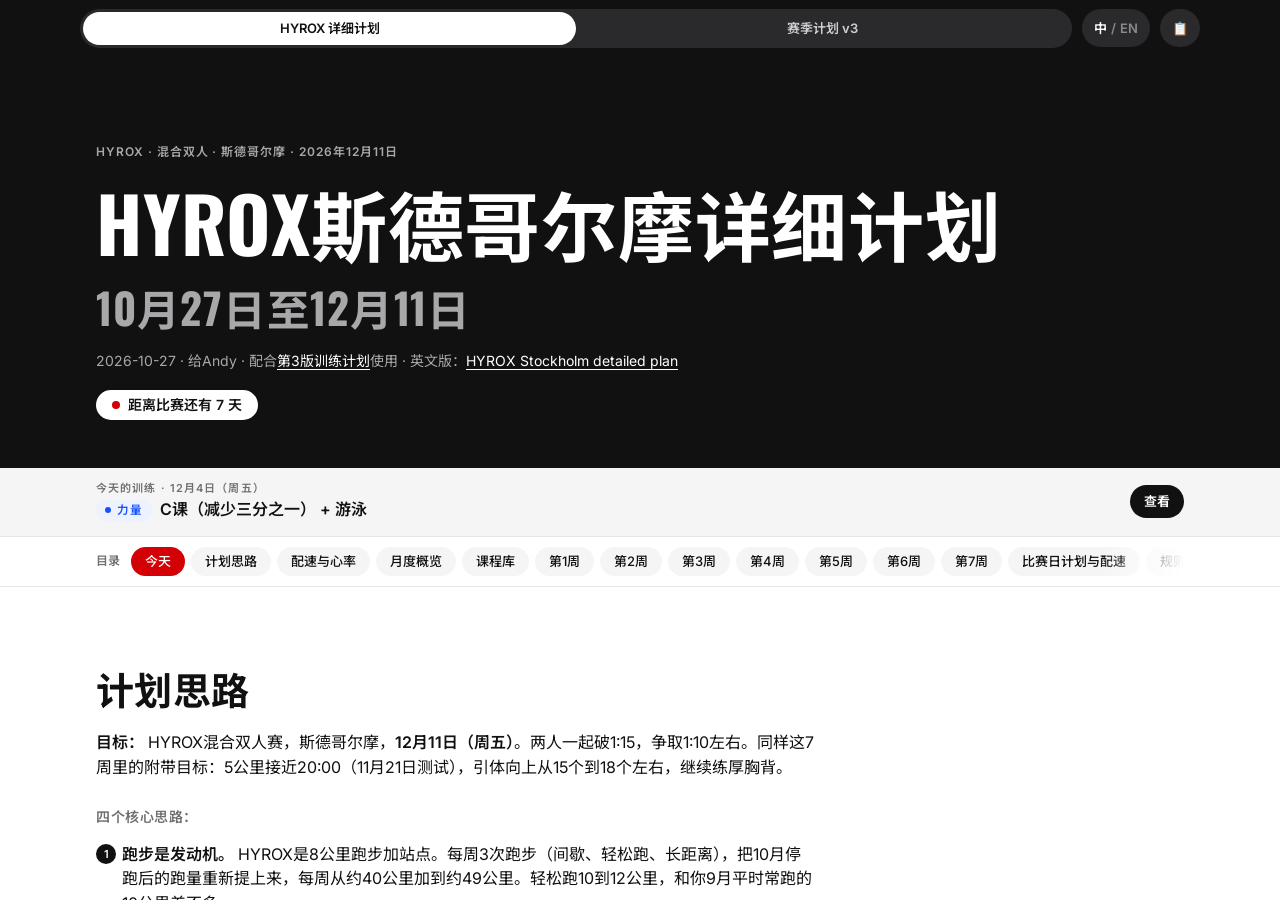
<file: index.html>
<!doctype html>
<html lang="zh-Hans">
<head>
<meta charset="utf-8">
<meta name="viewport" content="width=device-width,initial-scale=1,viewport-fit=cover">
<title>Andy 训练计划</title>
<meta name="description" content="Andy's HYROX Stockholm plan and 2026–27 season plan, in Chinese and English.">
<meta name="theme-color" content="#111111">
<meta name="apple-mobile-web-app-capable" content="yes">
<meta name="mobile-web-app-capable" content="yes">
<meta name="apple-mobile-web-app-status-bar-style" content="black">
<meta name="apple-mobile-web-app-title" content="训练计划">
<link rel="manifest" href="manifest.webmanifest">
<link rel="icon" href="icons/icon-192.png" type="image/png">
<link rel="apple-touch-icon" href="icons/apple-touch-icon.png">
<link rel="preconnect" href="https://fonts.googleapis.com"><link rel="preconnect" href="https://fonts.gstatic.com" crossorigin>
<link rel="stylesheet" href="https://fonts.googleapis.com/css2?family=Oswald:wght@500;600;700&family=Inter:wght@400;500;600;700&family=Noto+Sans+SC:wght@400;500;700;900&display=swap">
<link rel="stylesheet" href="css/plan.css">
<link rel="stylesheet" href="css/app.css">
</head>
<body>
<header class="appbar">
  <div class="appbar-in">
    <div class="seg" role="tablist" id="seg">
      <span class="thumb" aria-hidden="true"></span>
      <button role="tab" data-doc="detailed" class="on" id="tab-detailed">HYROX 详细计划</button>
      <button role="tab" data-doc="v3" id="tab-v3">赛季计划 v3</button>
    </div>
    <button class="iconbtn" id="lang" aria-label="切换语言 / Switch language"><span data-l="zh">中</span><span class="dim">/</span><span data-l="en">EN</span></button>
    <button class="iconbtn" id="records" aria-label="记录">📋</button>
  </div>
</header>
<main class="pager" id="pager">
  <section class="pane" id="pane-detailed" data-doc="detailed"><div class="loading">…</div></section>
  <section class="pane" id="pane-v3" data-doc="v3"><div class="loading">…</div></section>
</main>
<div class="sheet" id="sheet" aria-hidden="true">
  <div class="sheet-bg" data-close></div>
  <div class="sheet-card" role="dialog" aria-labelledby="sheet-h"><div id="sheet-body"></div></div>
</div>
<div class="toast" id="toast"></div>
<script src="js/app.js"></script>
</body>
</html>
</file>
<file: css/plan.css>
:root{
  --canvas:#ffffff; --surface:#f5f5f5; --surface-2:#ebebeb; --raised:#ffffff;
  --ink:#111111; --charcoal:#39393b; --mute:#707072; --stone:#9e9ea0;
  --hair:#e5e5e5; --hair-strong:#cacacb;
  --band:#111111; --on-band:#ffffff; --on-band-mute:#a8a8aa; --band-hair:#2e2e30;
  --pill:#f5f5f5; --pill-ink:#111111; --pill-on:#111111; --pill-on-ink:#ffffff;
  --c-gym:#1151ff; --c-hyrox:#0a7281; --c-speed:#d6168f; --c-easy:#007d48;
  --c-test:#d30005; --c-race:#d30005; --c-rest:#8a8a8c;
  --t-gym:#eef2ff; --t-hyrox:#e7f3f4; --t-speed:#fdeef6; --t-easy:#e8f4ee;
  --t-test:#fdeded; --t-race:#fdeded; --t-rest:#f3f3f3;
  --today:#111111; --today-ink:#ffffff;
  --display:"Oswald","Noto Sans SC","Arial Narrow","Helvetica Neue",Arial,sans-serif;
  --text:"Inter","Noto Sans SC","Helvetica Neue",Helvetica,Arial,"PingFang SC","Microsoft YaHei",sans-serif;
}
@media (prefers-color-scheme: dark){
  :root:not([data-theme="light"]){
    --canvas:#111111; --surface:#1a1a1b; --surface-2:#232325; --raised:#161617;
    --ink:#f5f5f5; --charcoal:#d2d2d4; --mute:#a0a0a2; --stone:#77777a;
    --hair:#2a2a2c; --hair-strong:#3a3a3d;
    --band:#000000; --on-band:#ffffff; --on-band-mute:#9e9ea0; --band-hair:#262628;
    --pill:#1f1f21; --pill-ink:#f5f5f5; --pill-on:#f5f5f5; --pill-on-ink:#111111;
    --c-gym:#7d9bff; --c-hyrox:#45bccb; --c-speed:#ff6fc4; --c-easy:#34c472;
    --c-test:#ff5b5f; --c-race:#ff5b5f; --c-rest:#8a8a8d;
    --t-gym:#171d33; --t-hyrox:#10272a; --t-speed:#2c1424; --t-easy:#112619;
    --t-test:#2d1415; --t-race:#2d1415; --t-rest:#1c1c1d;
    --today:#f5f5f5; --today-ink:#111111;
    color-scheme:dark;
  }
}
:root[data-theme="dark"]{
  --canvas:#111111; --surface:#1a1a1b; --surface-2:#232325; --raised:#161617;
  --ink:#f5f5f5; --charcoal:#d2d2d4; --mute:#a0a0a2; --stone:#77777a;
  --hair:#2a2a2c; --hair-strong:#3a3a3d;
  --band:#000000; --on-band:#ffffff; --on-band-mute:#9e9ea0; --band-hair:#262628;
  --pill:#1f1f21; --pill-ink:#f5f5f5; --pill-on:#f5f5f5; --pill-on-ink:#111111;
  --c-gym:#7d9bff; --c-hyrox:#45bccb; --c-speed:#ff6fc4; --c-easy:#34c472;
  --c-test:#ff5b5f; --c-race:#ff5b5f; --c-rest:#8a8a8d;
  --t-gym:#171d33; --t-hyrox:#10272a; --t-speed:#2c1424; --t-easy:#112619;
  --t-test:#2d1415; --t-race:#2d1415; --t-rest:#1c1c1d;
  --today:#f5f5f5; --today-ink:#111111;
  color-scheme:dark;
}
*{box-sizing:border-box}
html{scroll-behavior:smooth;scroll-padding-top:calc(64px + env(safe-area-inset-top,0px))}
body{background:var(--canvas);color:var(--ink);font-family:var(--text);font-size:16px;line-height:1.55;
  -webkit-font-smoothing:antialiased;text-rendering:optimizeLegibility}
body::before{content:"";position:fixed;inset:0 0 auto;height:env(safe-area-inset-top,0px);z-index:30;background:var(--canvas)}
.wrap{max-width:1120px;margin:0 auto;padding-left:max(16px,env(safe-area-inset-left,0px));padding-right:max(16px,env(safe-area-inset-right,0px))}
a{color:inherit;text-decoration:underline;text-decoration-thickness:1px;text-underline-offset:3px}
a:hover{text-decoration-thickness:2px}
strong{font-weight:600}

/* hero */
.hero{background:var(--band);color:var(--on-band)}
.hero .wrap{padding-block:clamp(40px,8vw,88px) clamp(28px,5vw,48px);display:grid;gap:18px}
.eyebrow{font:600 12px/1.4 var(--text);letter-spacing:.14em;text-transform:uppercase;color:var(--on-band-mute)}
.lang-zh .eyebrow{letter-spacing:.08em}
.hero h1{margin:0;font-family:var(--display);font-weight:600;text-transform:uppercase;
  font-size:clamp(40px,8.4vw,96px);line-height:.92;letter-spacing:-.005em;text-wrap:balance;max-width:16ch}
.lang-zh .hero h1{font-weight:700;line-height:1.12;letter-spacing:.01em;max-width:13em;font-size:clamp(28px,6.6vw,76px)}
.lang-zh h1,.lang-zh h2,.lang-zh h3{word-break:keep-all;overflow-wrap:anywhere}
.h1-main,.h1-sub{display:block}
.h1-sub{margin-top:.18em;font-size:.5em;line-height:1;color:var(--on-band-mute)}
.lang-zh .h1-sub{font-size:.56em;line-height:1.2;margin-top:.4em}
.meta{display:flex;flex-wrap:wrap;align-items:center;gap:8px 14px;font-size:14px;color:var(--on-band-mute)}
.meta p{margin:0}
.meta a{color:var(--on-band)}
.count{display:inline-flex;align-items:center;gap:8px;justify-self:start;background:var(--on-band);color:var(--band);
  border-radius:999px;padding:8px 16px;font:600 14px/1 var(--text)}
.count::before{content:"";width:8px;height:8px;border-radius:50%;background:var(--c-race)}

/* section bar */
.bar{position:sticky;top:env(safe-area-inset-top,0px);z-index:20;background:var(--canvas);border-bottom:1px solid var(--hair)}
.bar .wrap{display:flex;align-items:center;gap:10px;padding-block:10px}
.bar-label{flex:none;font:600 11px/1 var(--text);letter-spacing:.12em;text-transform:uppercase;color:var(--mute)}
.lang-zh .bar-label{letter-spacing:.04em;font-size:12px}
.pills{display:flex;gap:6px;overflow-x:auto;scrollbar-width:none;-webkit-overflow-scrolling:touch;min-width:0;flex:1;
  mask-image:linear-gradient(90deg,#000 92%,transparent)}
.pills::-webkit-scrollbar{display:none}
.pill{flex:none;white-space:nowrap;text-decoration:none;background:var(--pill);color:var(--pill-ink);
  border-radius:999px;padding:8px 14px;font:500 13px/1 var(--text);transition:background .15s,color .15s}
.pill:hover{background:var(--surface-2)}
.pill.on{background:var(--pill-on);color:var(--pill-on-ink)}
.pill-today{background:var(--c-race);color:#fff}
.pill-today:hover{background:var(--c-race)}

/* body */
main.wrap{padding-block:8px 64px}
.sec{padding-top:clamp(40px,6vw,72px)}
.sec + .sec{border-top:1px solid var(--hair);margin-top:clamp(32px,5vw,56px)}
h2{margin:0 0 20px;font-family:var(--display);font-weight:600;text-transform:uppercase;
  font-size:clamp(28px,4.4vw,44px);line-height:1;letter-spacing:0;text-wrap:balance}
.lang-zh h2{font-weight:700;line-height:1.15;letter-spacing:.01em;font-size:clamp(26px,3.8vw,38px)}
.h-week{display:grid;gap:8px}
.h-week .kicker{font-size:clamp(48px,9vw,104px);line-height:.88}
.lang-zh .h-week .kicker{font-size:clamp(42px,8vw,88px);line-height:1.02}
.lang-zh .h-week{gap:12px}
.h-week .sub{font-family:var(--text);text-transform:none;font-weight:500;font-size:clamp(16px,2vw,20px);
  line-height:1.35;color:var(--mute);letter-spacing:0}
h3{margin:36px 0 12px;font:600 clamp(19px,2.2vw,22px)/1.3 var(--text);letter-spacing:-.005em;text-wrap:balance}
.sec > p,.sec > ul,.sec > ol{max-width:72ch}
p{margin:0 0 14px}
.label{margin:26px 0 8px;font-size:13px;letter-spacing:.1em;text-transform:uppercase;color:var(--mute)}
.label strong{font-weight:600}
.lang-zh .label{letter-spacing:.04em;font-size:14px;text-transform:none}
.note{font-size:13.5px;line-height:1.55;color:var(--mute);border-left:2px solid var(--hair-strong);padding-left:12px;margin-top:18px}
.note em{font-style:normal}
.aim{background:var(--surface);border-radius:18px;padding:16px 20px;font-size:16px;max-width:none!important}
ul,ol{margin:0 0 14px;padding-left:0;list-style:none}
li{position:relative}
li > p{margin:0}
.sec > ul > li,.sec > ol > li{padding:6px 0 6px 26px}
ul > li::before{content:"";position:absolute;left:4px;top:.82em;width:6px;height:6px;border-radius:1px;background:var(--ink)}
.sec > ul > li::before{top:calc(6px + .62em)}
ol{counter-reset:n}
ol > li{counter-increment:n}
ol > li::before{content:counter(n);position:absolute;left:0;top:.2em;width:20px;height:20px;border-radius:50%;
  background:var(--ink);color:var(--canvas);font:600 11px/20px var(--text);text-align:center}
.sec > ol > li::before{top:calc(6px + .2em)}

/* tables */
.tbl{margin:16px 0 22px;overflow-x:auto;-webkit-overflow-scrolling:touch;border:1px solid var(--hair);border-radius:18px;background:var(--raised)}
table{border-collapse:collapse;width:100%;font-size:14.5px;line-height:1.5}
table.wide{min-width:760px}
table.xwide{min-width:900px}
th{text-align:left;font:600 11.5px/1.3 var(--text);letter-spacing:.1em;text-transform:uppercase;color:var(--mute);
  background:var(--surface);padding:12px 14px;border-bottom:1px solid var(--hair);white-space:nowrap}
.lang-zh th{letter-spacing:.04em;font-size:12.5px}
td{padding:12px 14px;border-top:1px solid var(--hair);vertical-align:top}
tbody tr:first-child td{border-top:0}
td:first-child{font-weight:500}
td p{margin:0 0 4px}
td ul,td ol{margin:4px 0 8px}
td li{padding:2px 0 2px 18px}
td ul > li::before{left:3px;top:.72em;width:5px;height:5px}
td ol > li{padding-left:26px}
td ol > li::before{top:.28em;width:18px;height:18px;font-size:10.5px;line-height:18px}
td .blk{margin:12px 0 4px;font-weight:600}
td .blk:first-child{margin-top:0}
td .blk-inline{margin-top:10px}

/* week tables */
.tbl-week{border:0;border-radius:0;background:none;overflow:visible}
table.week{border-collapse:separate;border-spacing:0 10px;margin-top:-10px}
table.week thead th{background:none;border:0;padding:4px 16px}
table.week td{border:0;background:var(--surface);padding:16px}
table.week tr.row td:first-child{border-radius:16px 0 0 16px;box-shadow:inset 5px 0 0 var(--tc)}
table.week tr.row td:last-child{border-radius:0 16px 16px 0}
table.week .c-day{width:130px;font-weight:600;white-space:nowrap}
table.week .c-session{width:210px;font-size:15px;line-height:1.4}
table.week .c-session strong{font-weight:600}
table.week .c-time{width:120px;color:var(--charcoal);font-variant-numeric:tabular-nums;white-space:nowrap}
.chip{display:block;width:max-content;margin-bottom:8px;border-radius:999px;padding:4px 10px 4px 9px;
  font:600 10.5px/1.2 var(--text);letter-spacing:.1em;text-transform:uppercase;background:var(--tt);color:var(--tc)}
.lang-zh .chip{letter-spacing:.06em;font-size:11.5px}
.chip::before{content:"";display:inline-block;width:6px;height:6px;border-radius:50%;background:currentColor;margin-right:6px;vertical-align:1px}
.t-gym,.c-gym{--tc:var(--c-gym);--tt:var(--t-gym)}
.t-hyrox,.c-hyrox{--tc:var(--c-hyrox);--tt:var(--t-hyrox)}
.t-speed,.c-speed{--tc:var(--c-speed);--tt:var(--t-speed)}
.t-easy,.c-easy{--tc:var(--c-easy);--tt:var(--t-easy)}
.t-test,.c-test{--tc:var(--c-test);--tt:var(--t-test)}
.t-race,.c-race{--tc:var(--c-race);--tt:var(--t-race)}
.t-rest,.c-rest{--tc:var(--c-rest);--tt:var(--t-rest)}
tr.t-race td{background:var(--t-race)}
tr.t-rest td{color:var(--mute)}
table.week tr.row.is-today td{box-shadow:inset 0 2px 0 var(--ink),inset 0 -2px 0 var(--ink)}
table.week tr.row.is-today td:first-child{box-shadow:inset 5px 0 0 var(--tc),inset 0 2px 0 var(--ink),inset 0 -2px 0 var(--ink)}
table.week tr.row.is-today td:last-child{box-shadow:inset 0 2px 0 var(--ink),inset 0 -2px 0 var(--ink),inset -2px 0 0 var(--ink)}
.today-badge{display:inline-block;margin-left:8px;background:var(--today);color:var(--today-ink);border-radius:999px;
  padding:3px 8px;font:600 10.5px/1.2 var(--text);letter-spacing:.08em;text-transform:uppercase;vertical-align:2px}

/* footer */
.foot{border-top:1px solid var(--hair)}
.foot .wrap{padding-block:28px 48px;display:flex;flex-wrap:wrap;gap:8px 20px;align-items:center;justify-content:space-between;
  font-size:13.5px;color:var(--mute)}
.foot a{color:var(--ink)}

@media (max-width:760px){
  body{font-size:15.5px}
  .bar-label{display:none}
  table{font-size:14px}
  th,td{padding:10px 12px}
  .tbl{border-radius:14px}
  table.week,table.week tbody,table.week tr,table.week td{display:block;width:auto}
  table.week{border-spacing:0;margin-top:0}
  table.week thead{display:none}
  table.week tr.row{display:grid;grid-template-columns:1fr auto;background:var(--surface);border-radius:16px;
    box-shadow:inset 5px 0 0 var(--tc);margin-bottom:10px;overflow:hidden}
  table.week tr.t-race{background:var(--t-race)}
  table.week td{background:none!important;padding:0 16px 0 20px;box-shadow:none!important;border-radius:0!important}
  table.week .c-day{grid-column:1;padding-top:14px;width:auto}
  table.week .c-time{grid-column:2;padding-top:14px;text-align:right;width:auto;font-size:13.5px}
  table.week .c-time.empty{display:none}
  table.week .c-session{grid-column:1/-1;width:auto;padding-top:8px;font-size:16px}
  table.week .c-details{grid-column:1/-1;padding-top:10px;padding-bottom:16px}
  table.week .c-details:empty{display:none}
  table.week tr.row.is-today{box-shadow:inset 5px 0 0 var(--tc),inset 0 0 0 2px var(--ink)}
  .chip{margin-bottom:6px}
  .aim{padding:14px 16px;border-radius:14px}
}
@media (prefers-reduced-motion:reduce){html{scroll-behavior:auto}}
</file>
<file: css/app.css>
/* App shell on top of plan.css (the plan pages' own styles). */
:root{--appbar-h:56px;--ok:#007d48;--ok-t:#e8f4ee}
@media (prefers-color-scheme: dark){:root:not([data-theme="light"]){--ok:#34c472;--ok-t:#112619}}
:root[data-theme="dark"]{--ok:#34c472;--ok-t:#112619}

html,body{height:100%;margin:0;overflow:hidden;overscroll-behavior:none}
body{background:var(--canvas)}
body::before{display:none}

/* top bar */
.appbar{position:fixed;inset:0 0 auto;z-index:50;background:var(--band);color:var(--on-band);
  padding:env(safe-area-inset-top,0px) max(12px,env(safe-area-inset-right,0px)) 0 max(12px,env(safe-area-inset-left,0px))}
.appbar-in{height:var(--appbar-h);display:flex;align-items:center;gap:10px;max-width:1120px;margin:0 auto}
.seg{position:relative;flex:1;min-width:0;display:grid;grid-template-columns:1fr 1fr;background:#2a2a2c;border-radius:999px;padding:3px}
.seg button{position:relative;z-index:1;appearance:none;border:0;background:none;color:#cfcfd1;font:600 13px/1 var(--text);
  padding:10px 6px;border-radius:999px;white-space:nowrap;overflow:hidden;text-overflow:ellipsis;cursor:pointer}
.seg button.on{color:#111}
.seg .thumb{position:absolute;top:3px;bottom:3px;left:3px;width:calc(50% - 3px);background:#fff;border-radius:999px;
  transform:translateX(calc(var(--p,0) * 100%));transition:transform .08s linear}
.iconbtn{appearance:none;border:0;flex:none;height:38px;min-width:38px;padding:0 12px;border-radius:999px;background:#2a2a2c;
  color:#fff;font:600 13px/1 var(--text);cursor:pointer;display:inline-flex;align-items:center;justify-content:center;gap:4px}
.iconbtn .dim{color:#8a8a8c}

/* panes: swipe left/right between the two plans */
.pager{position:fixed;left:0;right:0;bottom:0;top:calc(var(--appbar-h) + env(safe-area-inset-top,0px));
  display:flex;overflow-x:auto;overflow-y:hidden;scroll-snap-type:x mandatory;scrollbar-width:none;overscroll-behavior-x:contain}
.pager::-webkit-scrollbar{display:none}
.pane{flex:0 0 100%;width:100%;height:100%;overflow-y:auto;overflow-x:hidden;scroll-snap-align:start;scroll-snap-stop:always;
  -webkit-overflow-scrolling:touch;overscroll-behavior-y:contain;padding-bottom:env(safe-area-inset-bottom,0px)}
.pane .bar{top:0}
.pane .tbl{overscroll-behavior-x:contain}
.loading{padding:48px 16px;text-align:center;color:var(--mute)}

/* today card */
.todaycard{background:var(--surface);border-bottom:1px solid var(--hair)}
.todaycard .wrap{padding-block:14px;display:flex;align-items:center;gap:12px}
.todaycard .tc-main{flex:1;min-width:0}
.todaycard .tc-k{font:600 11px/1.2 var(--text);letter-spacing:.1em;text-transform:uppercase;color:var(--mute)}
.todaycard .tc-t{font:600 16px/1.35 var(--text);margin-top:4px}
.todaycard .tc-t .chip{display:inline-block;margin:0 8px 0 0;vertical-align:1px}
.todaycard .go{flex:none;appearance:none;border:0;background:var(--ink);color:var(--canvas);border-radius:999px;
  padding:10px 14px;font:600 13px/1 var(--text);cursor:pointer}
.todaycard.done .tc-t::after{content:" ✓";color:var(--ok)}

/* log block inside each day row */
.log{margin-top:14px;border-top:1px dashed var(--hair-strong);padding-top:12px}
.log-top{display:flex;gap:8px;flex-wrap:wrap;align-items:center}
.done-btn{appearance:none;border:1.5px solid var(--hair-strong);background:var(--canvas);color:var(--ink);border-radius:999px;
  padding:8px 14px;font:600 13px/1 var(--text);cursor:pointer}
.done-btn[aria-pressed="true"]{background:var(--ok);border-color:var(--ok);color:#fff}
.log-toggle{appearance:none;border:0;background:none;color:var(--mute);font:500 13px/1 var(--text);padding:8px 4px;cursor:pointer;text-decoration:underline;text-underline-offset:3px}
.log-sum{flex-basis:100%;font-size:13px;color:var(--charcoal);white-space:pre-wrap}
.log-sum:empty{display:none}
.log-form{display:none;margin-top:10px;gap:8px;grid-template-columns:repeat(2,minmax(0,1fr))}
.log.open .log-form{display:grid}
.log.open .log-sum{display:none}
.log-form label{display:grid;gap:4px;font:600 11px/1.2 var(--text);color:var(--mute);letter-spacing:.04em}
.log-form label.full{grid-column:1/-1}
.log-form input,.log-form textarea{width:100%;font:16px/1.4 var(--text);color:var(--ink);background:var(--canvas);
  border:1px solid var(--hair-strong);border-radius:10px;padding:8px 10px}
.log-form textarea{min-height:84px;resize:vertical}
.log-saved{grid-column:1/-1;font-size:12px;color:var(--mute)}
table.week tr.row.is-done .c-day::after{content:"✓";display:inline-block;margin-left:8px;width:20px;height:20px;border-radius:50%;
  background:var(--ok);color:#fff;font:700 12px/20px var(--text);text-align:center;vertical-align:1px}

/* records sheet */
.sheet{position:fixed;inset:0;z-index:80;display:none}
.sheet.open{display:block}
.sheet-bg{position:absolute;inset:0;background:rgba(0,0,0,.45)}
.sheet-card{position:absolute;left:0;right:0;bottom:0;max-height:86%;overflow:auto;background:var(--canvas);color:var(--ink);
  border-radius:20px 20px 0 0;padding:18px max(16px,env(safe-area-inset-left,0px)) calc(20px + env(safe-area-inset-bottom,0px))}
.sheet-card h2{font-size:28px;margin:4px 0 6px}
.sheet-card .sub{color:var(--mute);font-size:14px;margin-bottom:14px}
.sheet-actions{display:flex;flex-wrap:wrap;gap:8px;margin:12px 0 16px}
.sheet-actions button,.sheet-actions label,.sheet-actions a{text-decoration:none;appearance:none;border:0;background:var(--pill);color:var(--ink);border-radius:999px;
  padding:10px 14px;font:600 13px/1 var(--text);cursor:pointer}
.sheet-actions .primary{background:var(--ink);color:var(--canvas)}
.rec{border-top:1px solid var(--hair);padding:10px 0;font-size:14px}
.rec b{font-weight:600}
.rec .rec-t{white-space:pre-wrap;color:var(--charcoal);margin-top:2px}
.stats{display:flex;gap:10px;flex-wrap:wrap}
.stat{background:var(--surface);border-radius:14px;padding:10px 14px;min-width:96px}
.stat .n{font:600 24px/1 var(--display)}
.stat .l{font-size:12px;color:var(--mute);margin-top:4px}
.toast{position:fixed;left:50%;bottom:calc(24px + env(safe-area-inset-bottom,0px));transform:translateX(-50%);z-index:90;
  background:var(--ink);color:var(--canvas);border-radius:999px;padding:10px 16px;font:600 13px/1 var(--text);opacity:0;transition:opacity .2s;pointer-events:none}
.toast.show{opacity:1}
@media (max-width:420px){.seg button{font-size:12px;padding:10px 4px}}

/* sync + notes */
.sync-st{align-self:center;font-size:12.5px;color:var(--mute)}
.note-box{display:grid;gap:8px;margin:4px 0 12px}
.note-box label{font:600 13px/1.2 var(--text)}
.note-box textarea,.sync-set input{width:100%;font:16px/1.4 var(--text);color:var(--ink);background:var(--canvas);border:1px solid var(--hair-strong);border-radius:10px;padding:8px 10px}
.note-box textarea{min-height:72px;resize:vertical}
.note-box button,.sync-set button{justify-self:start;appearance:none;border:0;background:var(--pill);color:var(--ink);border-radius:999px;padding:10px 14px;font:600 13px/1 var(--text);cursor:pointer}
.sync-set{margin:4px 0 14px;font-size:14px}
.sync-set summary{cursor:pointer;color:var(--mute);padding:6px 0}
.sync-set label{display:grid;gap:4px;margin:8px 0;font:600 12px/1.2 var(--text);color:var(--mute)}
</file>
